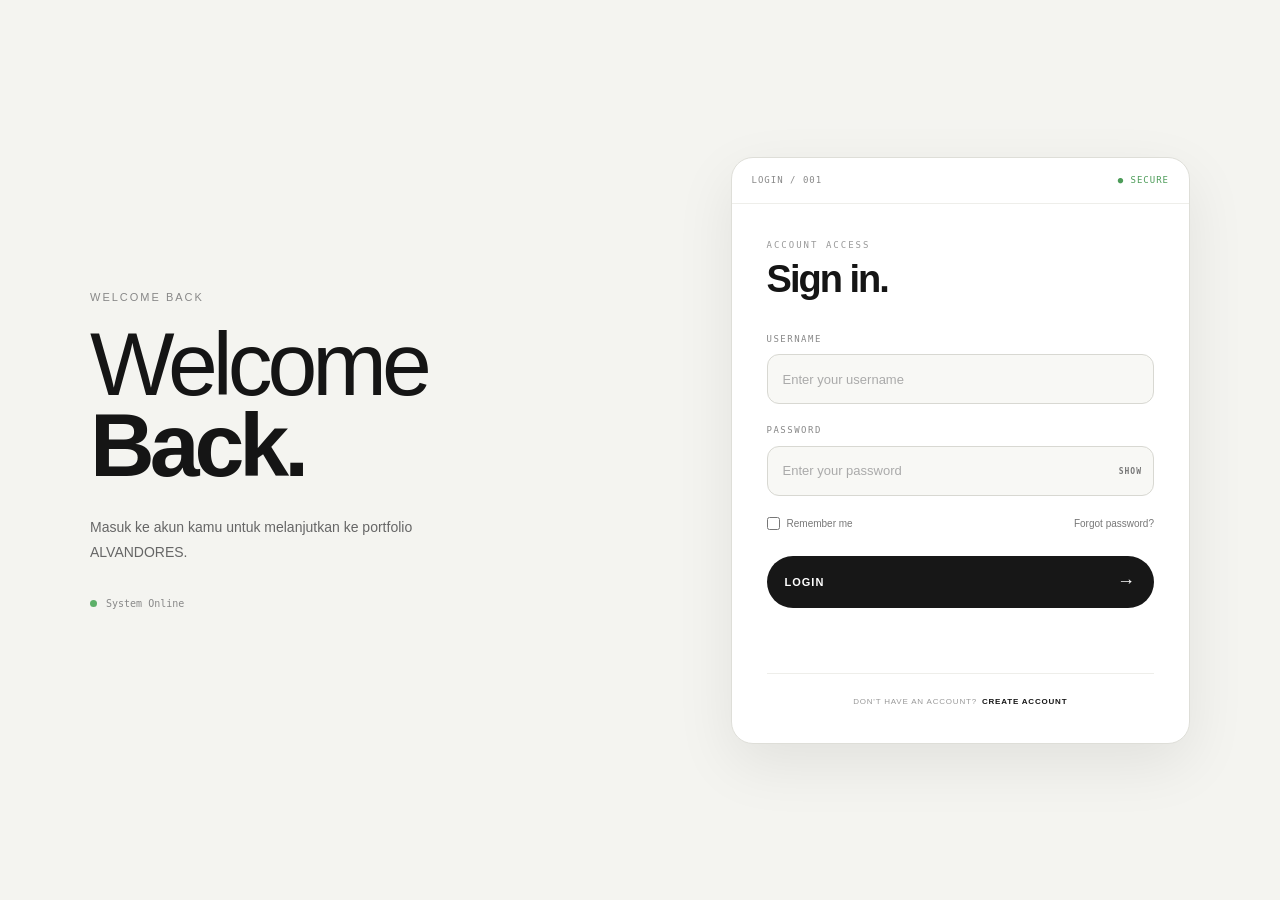
<file: login.html>
<!DOCTYPE html>
<html lang="id">
<head>
    <meta charset="UTF-8">
    <meta name="viewport" content="width=device-width, initial-scale=1.0">

    <title>Login — ALVANDORES</title>

    <link rel="stylesheet" href="login.css">
</head>

<body>

    <!-- =========================
         LOGIN PAGE
    ========================= -->

    <main class="login-page">

        <div class="login-container">

            <!-- LEFT -->
            <div class="login-intro">

                <p class="eyebrow">WELCOME BACK</p>

                <h1>
                    Welcome<br>
                    <strong>Back.</strong>
                </h1>

                <p class="login-description">
                    Masuk ke akun kamu untuk melanjutkan
                    ke portfolio ALVANDORES.
                </p>

                <div class="login-status">
                    <span></span>
                    <p>System Online</p>
                </div>

            </div>


            <!-- LOGIN CARD -->
            <div class="login-card">

                <div class="login-card-top">
                    <span>LOGIN / 001</span>
                    <span>● SECURE</span>
                </div>


                <div class="login-card-content">

                    <div class="login-heading">
                        <p>ACCOUNT ACCESS</p>
                        <h2>Sign in.</h2>
                    </div>


                    <form id="loginForm">

                        <!-- USERNAME -->
                        <div class="input-group">

                            <label for="username">
                                USERNAME
                            </label>

                            <input
                                type="text"
                                id="username"
                                name="username"
                                placeholder="Enter your username"
                                autocomplete="username"
                                required
                            >

                        </div>


                        <!-- PASSWORD -->
                        <div class="input-group">

                            <label for="password">
                                PASSWORD
                            </label>

                            <div class="password-wrapper">

                                <input
                                    type="password"
                                    id="password"
                                    name="password"
                                    placeholder="Enter your password"
                                    autocomplete="current-password"
                                    required
                                >

                                <button
                                    type="button"
                                    id="showPassword"
                                    class="show-password"
                                >
                                    SHOW
                                </button>

                            </div>

                        </div>


                        <!-- OPTIONS -->
                        <div class="login-options">

                            <label class="remember">

                                <input
                                    type="checkbox"
                                    id="remember"
                                >

                                <span>Remember me</span>

                            </label>

                            <a href="#" class="forgot">
                                Forgot password?
                            </a>

                        </div>


                        <!-- BUTTON -->
                        <button
                            type="submit"
                            class="login-button"
                        >
                            <span>LOGIN</span>
                            <span>→</span>
                        </button>


                        <!-- MESSAGE -->
                        <p
                            id="loginMessage"
                            class="login-message"
                        ></p>

                    </form>


                    <div class="login-footer">

                        <span>DON'T HAVE AN ACCOUNT?</span>

                        <a href="#">
                            CREATE ACCOUNT
                        </a>

                    </div>

                </div>

            </div>

        </div>

    </main>


    <!-- METEOR -->
    <div class="meteor-container">

        <div
            class="meteor"
            style="left: 15%; top: 10%; animation-duration: 3s;"
        ></div>

        <div
            class="meteor"
            style="left: 40%; top: 20%; animation-duration: 4s;"
        ></div>

        <div
            class="meteor"
            style="left: 70%; top: 5%; animation-duration: 3.5s;"
        ></div>

        <div
            class="meteor"
            style="left: 85%; top: 35%; animation-duration: 4.5s;"
        ></div>

    </div>


    <script src="login.js"></script>

</body>
</html>
</file>
<file: login.css>
/* =========================
   RESET
========================= */

* {
    margin: 0;
    padding: 0;
    box-sizing: border-box;
}

body {
    font-family: Arial, Helvetica, sans-serif;
    background: #f4f4f0;
    color: #151515;
    line-height: 1.5;

    min-height: 100vh;

    transition:
        background-color 0.3s ease,
        color 0.3s ease;
}


/* =========================
   LOGIN PAGE
========================= */

.login-page {
    min-height: 100vh;

    display: flex;
    align-items: center;
    justify-content: center;

    padding: 40px 7%;

    position: relative;
    overflow: hidden;
}


/* =========================
   LOGIN CONTAINER
========================= */

.login-container {
    width: 100%;
    max-width: 1100px;

    display: grid;
    grid-template-columns: 1fr 0.85fr;

    align-items: center;

    gap: 100px;

    position: relative;
    z-index: 2;
}


/* =========================
   INTRO
========================= */

.login-intro {
    max-width: 500px;
}

.eyebrow {
    font-size: 11px;
    color: #888;

    letter-spacing: 2px;

    margin-bottom: 18px;
}

.login-intro h1 {
    font-size: clamp(60px, 7vw, 100px);

    line-height: 0.9;

    letter-spacing: -5px;

    font-weight: 400;

    margin-bottom: 30px;
}

.login-intro h1 strong {
    display: block;

    font-weight: 800;
}

.login-description {
    max-width: 420px;

    color: #666;

    font-size: 14px;

    line-height: 1.8;

    margin-bottom: 30px;
}


/* =========================
   STATUS
========================= */

.login-status {
    display: flex;

    align-items: center;

    gap: 9px;

    font-family: monospace;

    font-size: 10px;

    color: #888;
}

.login-status span {
    width: 7px;
    height: 7px;

    background: #5caf68;

    border-radius: 50%;
}


/* =========================
   LOGIN CARD
========================= */

.login-card {
    width: 100%;

    background: #ffffff;

    border: 1px solid #deded8;

    border-radius: 22px;

    overflow: hidden;

    box-shadow:
        0 20px 60px rgba(0, 0, 0, 0.08);

    transition:
        background-color 0.3s ease,
        border-color 0.3s ease,
        box-shadow 0.3s ease;
}


/* =========================
   CARD TOP
========================= */

.login-card-top {
    display: flex;

    justify-content: space-between;

    padding: 16px 20px;

    color: #888;

    font-family: monospace;

    font-size: 9px;

    letter-spacing: 1px;

    border-bottom: 1px solid #eeeeea;
}

.login-card-top span:last-child {
    color: #4d9c59;
}


/* =========================
   CARD CONTENT
========================= */

.login-card-content {
    padding: 35px;
}


/* =========================
   HEADING
========================= */

.login-heading {
    margin-bottom: 35px;
}

.login-heading p {
    color: #999;

    font-family: monospace;

    font-size: 9px;

    letter-spacing: 2px;

    margin-bottom: 7px;
}

.login-heading h2 {
    font-size: 38px;

    line-height: 1;

    letter-spacing: -2px;
}


/* =========================
   INPUT
========================= */

.input-group {
    margin-bottom: 20px;
}

.input-group label {
    display: block;

    font-family: monospace;

    font-size: 9px;

    letter-spacing: 1.5px;

    color: #888;

    margin-bottom: 8px;
}

.input-group input {
    width: 100%;

    height: 50px;

    padding: 0 15px;

    border: 1px solid #d8d8d2;

    border-radius: 12px;

    outline: none;

    background: #f8f8f5;

    color: #171717;

    font-family: Arial, Helvetica, sans-serif;

    font-size: 13px;

    transition:
        border-color 0.2s ease,
        background 0.2s ease,
        box-shadow 0.2s ease;
}

.input-group input::placeholder {
    color: #aaa;
}

.input-group input:focus {
    border-color: #171717;

    background: #ffffff;

    box-shadow:
        0 0 0 3px rgba(23, 23, 23, 0.05);
}


/* =========================
   PASSWORD
========================= */

.password-wrapper {
    position: relative;
}

.password-wrapper input {
    padding-right: 65px;
}

.show-password {
    position: absolute;

    right: 12px;
    top: 50%;

    transform: translateY(-50%);

    border: none;

    background: transparent;

    color: #777;

    font-family: monospace;

    font-size: 8px;

    font-weight: 700;

    cursor: pointer;

    letter-spacing: 1px;
}

.show-password:hover {
    color: #171717;
}


/* =========================
   OPTIONS
========================= */

.login-options {
    display: flex;

    align-items: center;

    justify-content: space-between;

    margin: 5px 0 25px;

    font-size: 10px;
}

.remember {
    display: flex;

    align-items: center;

    gap: 7px;

    color: #777;

    cursor: pointer;
}

.remember input {
    accent-color: #171717;

    cursor: pointer;
}

.forgot {
    color: #777;

    text-decoration: none;

    transition: 0.2s;
}

.forgot:hover {
    color: #171717;
}


/* =========================
   LOGIN BUTTON
========================= */

.login-button {
    width: 100%;

    height: 52px;

    display: flex;

    align-items: center;

    justify-content: space-between;

    padding: 0 18px;

    border: none;

    border-radius: 30px;

    background: #171717;

    color: #ffffff;

    font-size: 11px;

    font-weight: 600;

    letter-spacing: 1px;

    cursor: pointer;

    transition:
        transform 0.2s ease,
        background 0.2s ease;
}

.login-button:hover {
    transform: translateY(-2px);

    background: #333;
}

.login-button span:last-child {
    font-size: 18px;

    transition: 0.2s;
}

.login-button:hover span:last-child {
    transform: translateX(4px);
}


/* =========================
   MESSAGE
========================= */

.login-message {
    min-height: 20px;

    text-align: center;

    margin-top: 15px;

    font-size: 11px;
}


/* =========================
   FOOTER
========================= */

.login-footer {
    display: flex;

    justify-content: center;

    align-items: center;

    gap: 5px;

    margin-top: 30px;

    padding-top: 22px;

    border-top: 1px solid #eeeeea;

    font-size: 8px;

    color: #999;

    letter-spacing: 0.8px;
}

.login-footer a {
    color: #171717;

    font-weight: 700;

    text-decoration: none;
}

.login-footer a:hover {
    text-decoration: underline;
}


/* =========================
   METEOR
========================= */

.meteor-container {
    position: fixed;

    inset: 0;

    width: 100%;
    height: 100%;

    pointer-events: none;

    overflow: hidden;

    z-index: 1;
}

.meteor {
    position: absolute;

    width: 3px;
    height: 3px;

    background: #171717;

    border-radius: 50%;

    opacity: 0;

    animation-name: meteorFall;
    animation-timing-function: linear;
    animation-iteration-count: infinite;
}

.meteor::after {
    content: "";

    position: absolute;

    width: 50px;
    height: 1.5px;

    top: 1px;
    right: 2px;

    background: linear-gradient(
        to left,
        transparent,
        rgba(23, 23, 23, 0.4)
    );
}

@keyframes meteorFall {

    0% {
        opacity: 0;

        transform:
            translate(0, 0)
            rotate(-35deg);
    }

    15% {
        opacity: 0.55;
    }

    75% {
        opacity: 0.45;
    }

    100% {
        opacity: 0;

        transform:
            translate(-180px, 180px)
            rotate(-35deg);
    }
}


/* =========================
   NAVY NIGHT MODE
========================= */

body.navy-mode {
    background: #071426;

    color: #f5f7fa;
}


/* CARD */

body.navy-mode .login-card {
    background: #0d1b2f;

    border-color: #294563;

    box-shadow:
        0 20px 60px rgba(0, 0, 0, 0.35);
}


/* INTRO */

body.navy-mode .eyebrow {
    color: #71849d;
}

body.navy-mode .login-description {
    color: #aebbd0;
}

body.navy-mode .login-status {
    color: #71849d;
}


/* CARD TOP */

body.navy-mode .login-card-top {
    color: #71849d;

    border-color: #1c3554;
}


/* HEADING */

body.navy-mode .login-heading p {
    color: #71849d;
}

body.navy-mode .login-heading h2 {
    color: #ffffff;
}


/* INPUT */

body.navy-mode .input-group label {
    color: #71849d;
}

body.navy-mode .input-group input {
    background: #09182b;

    border-color: #294563;

    color: #ffffff;
}

body.navy-mode .input-group input::placeholder {
    color: #647b98;
}

body.navy-mode .input-group input:focus {
    border-color: #ffffff;

    background: #0d1b2f;

    box-shadow:
        0 0 0 3px rgba(255, 255, 255, 0.05);
}


/* PASSWORD */

body.navy-mode .show-password {
    color: #8fa3bd;
}

body.navy-mode .show-password:hover {
    color: #ffffff;
}


/* OPTIONS */

body.navy-mode .remember {
    color: #8fa3bd;
}

body.navy-mode .remember input {
    accent-color: #ffffff;
}

body.navy-mode .forgot {
    color: #8fa3bd;
}

body.navy-mode .forgot:hover {
    color: #ffffff;
}


/* BUTTON */

body.navy-mode .login-button {
    background: #ffffff;

    color: #071426;
}

body.navy-mode .login-button:hover {
    background: #dcecff;
}


/* FOOTER */

body.navy-mode .login-footer {
    border-color: #1c3554;

    color: #71849d;
}

body.navy-mode .login-footer a {
    color: #ffffff;
}


/* METEOR */

body.navy-mode .meteor {
    background: #ffffff;
}

body.navy-mode .meteor::after {
    background: linear-gradient(
        to left,
        transparent,
        rgba(255, 255, 255, 0.35)
    );
}


/* =========================
   MOBILE
========================= */

@media (max-width: 850px) {

    .login-container {
        grid-template-columns: 1fr;

        gap: 45px;

        max-width: 500px;
    }

    .login-intro {
        text-align: center;

        margin: auto;
    }

    .login-description {
        margin-left: auto;
        margin-right: auto;
    }

    .login-status {
        justify-content: center;
    }

}


@media (max-width: 550px) {

    .login-page {
        padding: 30px 20px;
    }

    .login-intro h1 {
        font-size: 58px;

        letter-spacing: -3px;
    }

    .login-card-content {
        padding: 25px 20px;
    }

    .login-card-top {
        padding: 14px 17px;
    }

    .login-options {
        flex-direction: column;

        align-items: flex-start;

        gap: 12px;
    }

    .login-footer {
        flex-direction: column;

        gap: 7px;
    }

}
</file>
